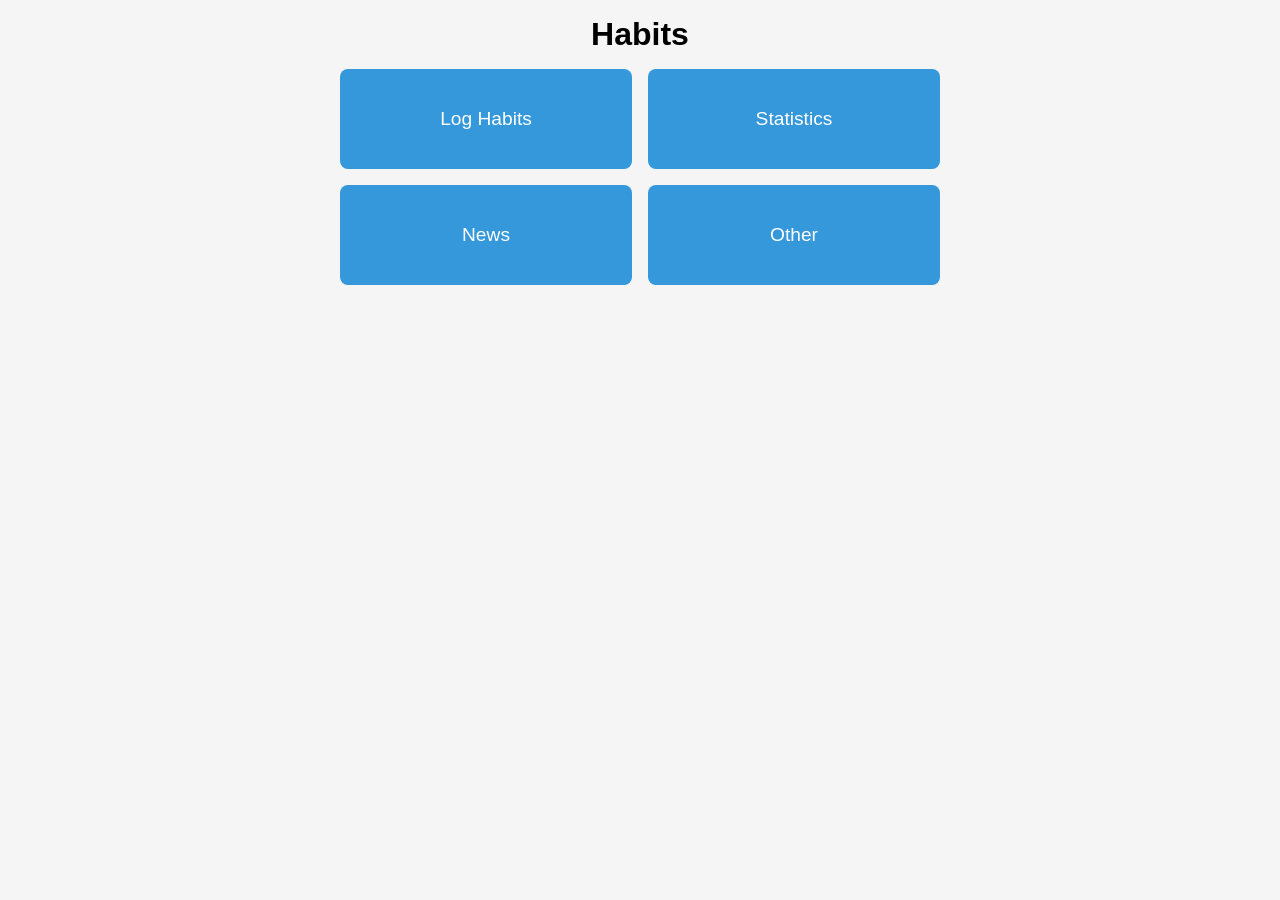
<file: index.html>
<!DOCTYPE html>
<html lang="en">
<head>
  <meta charset="UTF-8" />
  <meta name="viewport" content="width=device-width, initial-scale=1.0" />
  <title>Habits</title>
  <link rel="stylesheet" href="style.css" />
</head>
<body>

  <!-- Page Heading -->
  <h1>Habits</h1>
  
  <!-- Tiles in a 2x2 Grid -->
  <div class="tile-container">
    <!-- Log Habits Tile -->
    <a class="tile" href="log_habits.html">
      Log Habits
    </a>
    <!-- Statistics Tile -->
    <a class="tile" href="statistics.html">
      Statistics
    </a>
    <!-- News Tile -->
    <a class="tile" href="news.html">
      News
    </a>
    <!-- Other Tile -->
    <a class="tile" href="other.html">
      Other
    </a>
  </div>

</body>
</html>
</file>
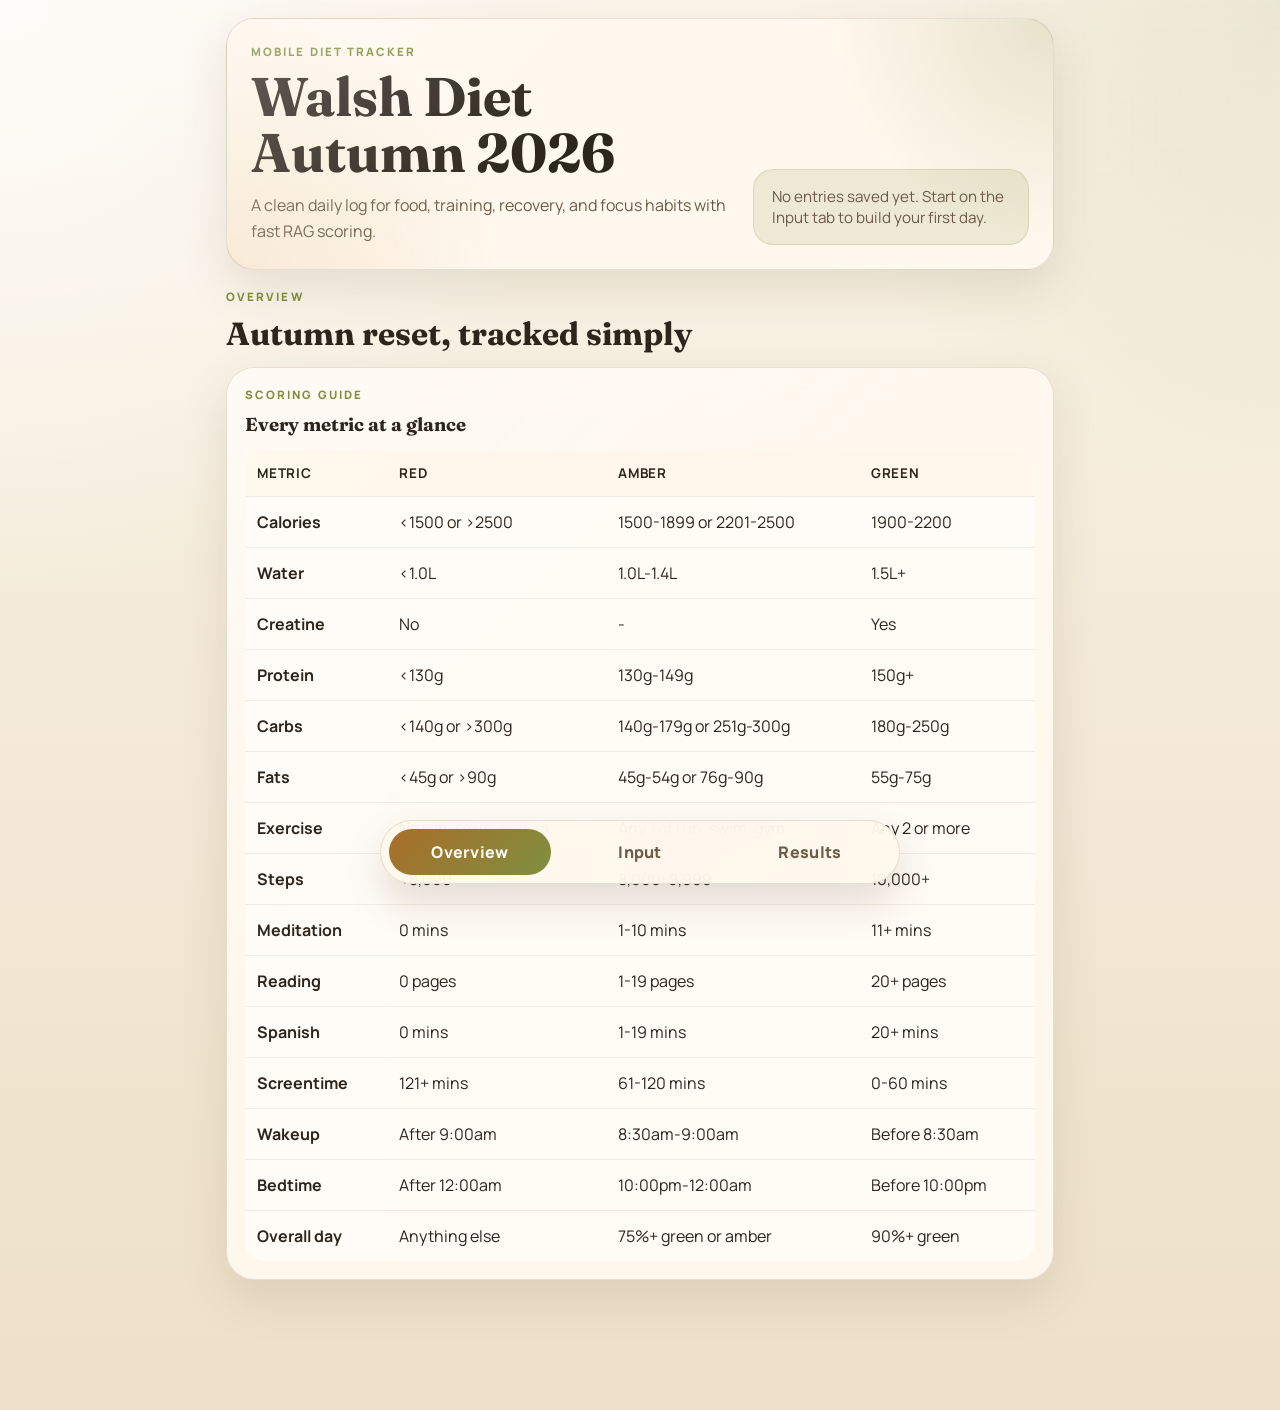
<file: docs/index.html>
<!DOCTYPE html>
<html lang="en">
<head>
  <meta charset="UTF-8" />
  <meta name="viewport" content="width=device-width, initial-scale=1.0" />
  <meta name="theme-color" content="#f4ead8" />
  <title>Walsh Diet Autumn 2026</title>
  <link rel="preconnect" href="https://fonts.googleapis.com" />
  <link rel="preconnect" href="https://fonts.gstatic.com" crossorigin />
  <link href="https://fonts.googleapis.com/css2?family=Fraunces:opsz,wght@9..144,600;9..144,700&family=Manrope:wght@400;500;600;700;800&display=swap" rel="stylesheet" />
  <link rel="stylesheet" href="style.css" />
</head>
<body>
  <div class="app-shell">
    <header class="hero-card">
      <div class="hero-card__copy">
        <p class="eyebrow">Mobile Diet Tracker</p>
        <h1>Walsh Diet Autumn 2026</h1>
        <p class="hero-card__text">
          A clean daily log for food, training, recovery, and focus habits with fast RAG scoring.
        </p>
      </div>
      <div class="hero-card__summary" id="heroSummary">
        No entries saved yet. Start on the Input tab to build your first day.
      </div>
    </header>

    <main class="screen-stack">
      <section class="screen screen--active" data-screen="overview" aria-labelledby="overviewHeading">
        <div class="section-heading">
          <p class="eyebrow">Overview</p>
          <h2 id="overviewHeading">Autumn reset, tracked simply</h2>
        </div>

        <article class="panel">
          <div class="panel__header">
            <div>
              <p class="eyebrow">Scoring Guide</p>
              <h3>Every metric at a glance</h3>
            </div>
          </div>
          <div class="table-scroll">
            <table class="score-table">
              <thead>
                <tr>
                  <th>Metric</th>
                  <th class="score-table__red">Red</th>
                  <th class="score-table__amber">Amber</th>
                  <th class="score-table__green">Green</th>
                </tr>
              </thead>
              <tbody>
                <tr><th>Calories</th><td>&lt;1500 or &gt;2500</td><td>1500-1899 or 2201-2500</td><td>1900-2200</td></tr>
                <tr><th>Water</th><td>&lt;1.0L</td><td>1.0L-1.4L</td><td>1.5L+</td></tr>
                <tr><th>Creatine</th><td>No</td><td>-</td><td>Yes</td></tr>
                <tr><th>Protein</th><td>&lt;130g</td><td>130g-149g</td><td>150g+</td></tr>
                <tr><th>Carbs</th><td>&lt;140g or &gt;300g</td><td>140g-179g or 251g-300g</td><td>180g-250g</td></tr>
                <tr><th>Fats</th><td>&lt;45g or &gt;90g</td><td>45g-54g or 76g-90g</td><td>55g-75g</td></tr>
                <tr><th>Exercise</th><td>No run, swim, or gym</td><td>Any 1 of run, swim, gym</td><td>Any 2 or more</td></tr>
                <tr><th>Steps</th><td>&lt;8,000</td><td>8,000-9,999</td><td>10,000+</td></tr>
                <tr><th>Meditation</th><td>0 mins</td><td>1-10 mins</td><td>11+ mins</td></tr>
                <tr><th>Reading</th><td>0 pages</td><td>1-19 pages</td><td>20+ pages</td></tr>
                <tr><th>Spanish</th><td>0 mins</td><td>1-19 mins</td><td>20+ mins</td></tr>
                <tr><th>Screentime</th><td>121+ mins</td><td>61-120 mins</td><td>0-60 mins</td></tr>
                <tr><th>Wakeup</th><td>After 9:00am</td><td>8:30am-9:00am</td><td>Before 8:30am</td></tr>
                <tr><th>Bedtime</th><td>After 12:00am</td><td>10:00pm-12:00am</td><td>Before 10:00pm</td></tr>
                <tr><th>Overall day</th><td>Anything else</td><td>75%+ green or amber</td><td>90%+ green</td></tr>
              </tbody>
            </table>
          </div>
        </article>
      </section>

      <section class="screen" data-screen="input" aria-labelledby="inputHeading">
        <div class="section-heading">
          <p class="eyebrow">Input</p>
          <h2 id="inputHeading">Log one day at a time</h2>
          <p>Selecting a saved date loads that entry instantly so you can edit it.</p>
        </div>

        <section class="status-panel">
          <div class="status-panel__top">
            <div>
              <p class="eyebrow" id="entryMode">New Day</p>
              <h3 id="overallStatusTitle">Overall status pending</h3>
              <p id="overallStatusText">Complete the daily fields to score the day.</p>
            </div>
            <span class="status-pill status-pill--neutral" id="overallStatusBadge">Pending</span>
          </div>
          <div class="progress-track" aria-hidden="true">
            <span id="completionFill"></span>
          </div>
          <div class="status-panel__meta">
            <span id="completionText">0 of 14 metrics complete</span>
            <span id="statusBreakdown">0 green . 0 amber . 0 red</span>
          </div>
        </section>

        <form id="entryForm" class="entry-form">
          <article class="panel">
            <div class="panel__header">
              <div>
                <p class="eyebrow">Daily Log</p>
                <h3>Fill the scorecard for one day</h3>
              </div>
            </div>
            <div class="field-grid field-grid--three">
              <label class="field-card">
                <span class="field-card__title">Date</span>
                <input id="date" name="date" type="date" required />
                <span class="field-card__hint">One saved entry per date.</span>
              </label>

              <label class="field-card">
                <span class="field-card__header">
                  <span class="field-card__title">Wakeup</span>
                  <span class="status-pill status-pill--neutral" data-badge-for="wakeTime">Pending</span>
                </span>
                <select id="wakeTime" name="wakeTime" required></select>
                <span class="field-card__hint">5-minute increments, green before 8:30am.</span>
              </label>

              <label class="field-card">
                <span class="field-card__header">
                  <span class="field-card__title">Bedtime</span>
                  <span class="status-pill status-pill--neutral" data-badge-for="bedTime">Pending</span>
                </span>
                <select id="bedTime" name="bedTime" required></select>
                <span class="field-card__hint">5-minute increments, green before 10:00pm.</span>
              </label>

              <label class="field-card">
                <span class="field-card__header">
                  <span class="field-card__title">Calories</span>
                  <span class="status-pill status-pill--neutral" data-badge-for="calories">Pending</span>
                </span>
                <input id="calories" name="calories" type="number" min="1000" max="5000" step="1" required />
                <span class="field-card__hint">Whole numbers between 1,000 and 5,000.</span>
              </label>

              <label class="field-card">
                <span class="field-card__header">
                  <span class="field-card__title">Water</span>
                  <span class="status-pill status-pill--neutral" data-badge-for="water">Pending</span>
                </span>
                <input id="water" name="water" type="number" min="0" max="5" step="0.1" required />
                <span class="field-card__hint">To 1 decimal place, up to 5L.</span>
              </label>

              <label class="field-card">
                <span class="field-card__header">
                  <span class="field-card__title">Creatine</span>
                  <span class="status-pill status-pill--neutral" data-badge-for="creatine">Pending</span>
                </span>
                <select id="creatine" name="creatine" required>
                  <option value="">Select</option>
                  <option value="Y">Y</option>
                  <option value="N">N</option>
                </select>
                <span class="field-card__hint">Green if yes, red if no.</span>
              </label>

              <label class="field-card">
                <span class="field-card__header">
                  <span class="field-card__title">Protein</span>
                  <span class="status-pill status-pill--neutral" data-badge-for="protein">Pending</span>
                </span>
                <input id="protein" name="protein" type="number" min="0" max="400" step="1" required />
                <span class="field-card__hint">Green at 150g or above.</span>
              </label>

              <label class="field-card">
                <span class="field-card__header">
                  <span class="field-card__title">Carbs</span>
                  <span class="status-pill status-pill--neutral" data-badge-for="carbs">Pending</span>
                </span>
                <input id="carbs" name="carbs" type="number" min="0" max="500" step="1" required />
                <span class="field-card__hint">Green between 180g and 250g.</span>
              </label>

              <label class="field-card">
                <span class="field-card__header">
                  <span class="field-card__title">Fats</span>
                  <span class="status-pill status-pill--neutral" data-badge-for="fats">Pending</span>
                </span>
                <input id="fats" name="fats" type="number" min="0" max="200" step="1" required />
                <span class="field-card__hint">Green between 55g and 75g.</span>
              </label>

              <label class="field-card">
                <span class="field-card__header">
                  <span class="field-card__title">Run</span>
                  <span class="status-pill status-pill--neutral" data-badge-for="exercise">Pending</span>
                </span>
                <input id="runKm" name="runKm" type="number" min="0" max="50" step="0.1" required />
                <span class="field-card__hint">Distance in km, 0.0 if none.</span>
              </label>

              <label class="field-card">
                <span class="field-card__header">
                  <span class="field-card__title">Swim</span>
                  <span class="status-pill status-pill--neutral" data-badge-for="exercise">Pending</span>
                </span>
                <input id="swimKm" name="swimKm" type="number" min="0" max="10" step="0.1" required />
                <span class="field-card__hint">Distance in km, 0.0 if none.</span>
              </label>

              <label class="field-card">
                <span class="field-card__header">
                  <span class="field-card__title">Gym</span>
                  <span class="status-pill status-pill--neutral" data-badge-for="exercise">Pending</span>
                </span>
                <select id="gym" name="gym">
                  <option value="None">None</option>
                  <option value="A">A</option>
                  <option value="B">B</option>
                  <option value="C">C</option>
                  <option value="D">D</option>
                  <option value="E">E</option>
                  <option value="Other">Other</option>
                </select>
                <span class="field-card__hint">Exercise status uses run, swim, and gym together.</span>
              </label>

              <label class="field-card">
                <span class="field-card__header">
                  <span class="field-card__title">Steps</span>
                  <span class="status-pill status-pill--neutral" data-badge-for="steps">Pending</span>
                </span>
                <input id="steps" name="steps" type="number" min="0" max="30000" step="1" required />
                <span class="field-card__hint">Green from 10,000 steps.</span>
              </label>

              <label class="field-card">
                <span class="field-card__header">
                  <span class="field-card__title">Meditation</span>
                  <span class="status-pill status-pill--neutral" data-badge-for="meditation">Pending</span>
                </span>
                <input id="meditation" name="meditation" type="number" min="0" max="300" step="1" required />
                <span class="field-card__hint">Red at 0, amber 1-10, green above 10.</span>
              </label>

              <div class="field-card field-card--ghost" aria-hidden="true"></div>

              <label class="field-card">
                <span class="field-card__header">
                  <span class="field-card__title">Reading</span>
                  <span class="status-pill status-pill--neutral" data-badge-for="reading">Pending</span>
                </span>
                <input id="reading" name="reading" type="number" min="0" max="500" step="1" required />
                <span class="field-card__hint">Green at 20 pages or more.</span>
              </label>

              <label class="field-card">
                <span class="field-card__header">
                  <span class="field-card__title">Spanish</span>
                  <span class="status-pill status-pill--neutral" data-badge-for="spanish">Pending</span>
                </span>
                <input id="spanish" name="spanish" type="number" min="0" max="300" step="1" required />
                <span class="field-card__hint">Green at 20 minutes or more.</span>
              </label>

              <label class="field-card">
                <span class="field-card__header">
                  <span class="field-card__title">Screentime</span>
                  <span class="status-pill status-pill--neutral" data-badge-for="screenTime">Pending</span>
                </span>
                <input id="screenTime" name="screenTime" type="number" min="0" max="500" step="1" required />
                <span class="field-card__hint">Green at 60 minutes or less.</span>
              </label>
            </div>
          </article>

          <div class="form-actions">
            <button type="submit" class="button button--primary" id="saveButton">Save entry</button>
            <button type="button" class="button button--secondary" id="resetButton">Clear current form</button>
          </div>
        </form>

        <section class="panel">
          <div class="panel__header panel__header--split">
            <div>
              <p class="eyebrow">Saved days</p>
              <h3>Recent entries</h3>
            </div>
            <span class="panel__subtle">Tap edit to load a date back into the form.</span>
          </div>
          <div id="entryList" class="entry-list"></div>
        </section>
      </section>

      <section class="screen" data-screen="results" aria-labelledby="resultsHeading">
        <div class="section-heading">
          <p class="eyebrow">Results</p>
          <h2 id="resultsHeading">Totals and consistency</h2>
          <p>Scores update from local browser data every time you save or edit a day.</p>
        </div>

        <section class="totals-grid" id="totalsGrid"></section>

        <section class="panel panel--results-summary">
          <div class="panel__header panel__header--split">
            <div>
              <p class="eyebrow">Storage</p>
              <h3>Backup and Excel handoff</h3>
            </div>
            <span class="panel__subtle">Local-first and free.</span>
          </div>
          <p class="results-copy">
            Data is stored in this browser on this device. Refreshing the page keeps it here, but another browser or
            device will not see it unless you export and import your data. CSV is best for Excel; JSON is best for a
            full backup.
          </p>
          <div class="button-row">
            <button type="button" class="button button--secondary" id="exportCsvButton">Export CSV</button>
            <button type="button" class="button button--secondary" id="exportJsonButton">Export JSON</button>
            <button type="button" class="button button--secondary" id="importButton">Import CSV / JSON</button>
            <input id="importFile" type="file" accept=".csv,.json,application/json,text/csv" hidden />
          </div>
        </section>

        <section class="panel">
          <div class="panel__header">
            <div>
              <p class="eyebrow">Consistency</p>
              <h3>Last 28 days</h3>
            </div>
          </div>
          <div class="heatmap-labels">
            <span>Mon</span>
            <span>Tue</span>
            <span>Wed</span>
            <span>Thu</span>
            <span>Fri</span>
            <span>Sat</span>
            <span>Sun</span>
          </div>
          <div id="consistencyHeatmap" class="heatmap"></div>
        </section>
      </section>
    </main>

    <nav class="tab-bar" aria-label="Primary navigation">
      <button type="button" class="tab-button tab-button--active" data-target="overview">Overview</button>
      <button type="button" class="tab-button" data-target="input">Input</button>
      <button type="button" class="tab-button" data-target="results">Results</button>
    </nav>
  </div>

  <div class="toast" id="toast" aria-live="polite"></div>

  <noscript>
    <div class="noscript-banner">This tracker needs JavaScript enabled to save entries and load your results.</div>
  </noscript>

  <script src="script.js"></script>
</body>
</html>
</file>
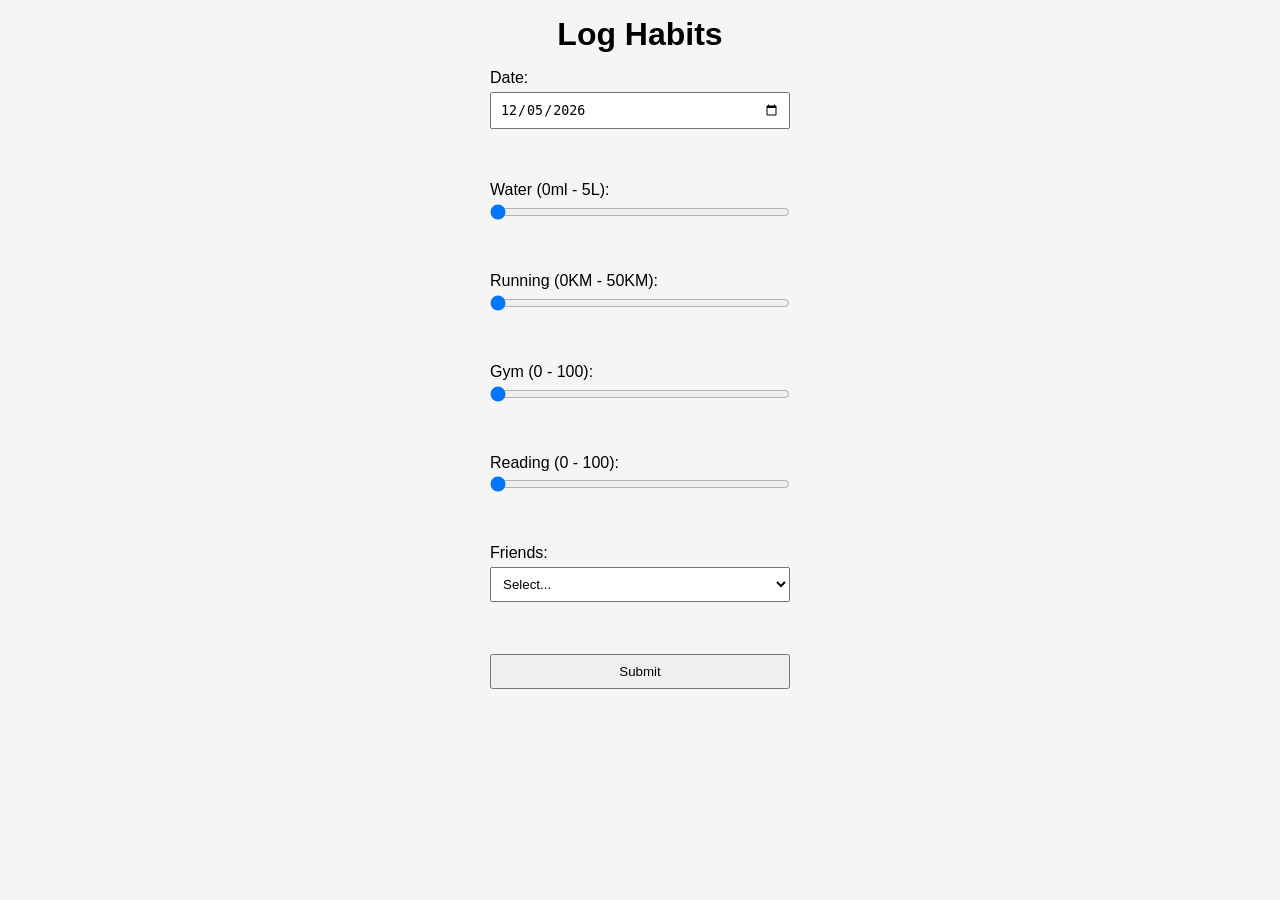
<file: log_habits.html>
<!DOCTYPE html>
<html lang="en">
<head>
  <meta charset="UTF-8" />
  <meta name="viewport" content="width=device-width, initial-scale=1.0" />
  <title>Log Habits</title>
  <link rel="stylesheet" href="style.css" />
</head>
<body>
  <h1>Log Habits</h1>

  <form id="habitForm"><!-- Changed form to have an id for JS -->
    <!-- Date Field -->
    <label for="dateField">Date:</label>
    <input type="date" id="dateField" name="date" />
    <br /><br />

    <!-- Water Slider (0ml - 5L) -->
    <label for="waterSlider">Water (0ml - 5L):</label>
    <input type="range" id="waterSlider" name="water" min="0" max="5000" value="0" />
    <br /><br />

    <!-- Running Slider (0KM - 50KM) -->
    <label for="runningRange">Running (0KM - 50KM):</label>
    <input type="range" id="runningRange" name="running" min="0" max="50" value="0" />
    <br /><br />

    <!-- Gym Slider (0 - 100) -->
    <label for="gymSlider">Gym (0 - 100):</label>
    <input type="range" id="gymSlider" name="gym" min="0" max="100" value="0" />
    <br /><br />

    <!-- Reading Slider (0 - 100) -->
    <label for="readingSlider">Reading (0 - 100):</label>
    <input type="range" id="readingSlider" name="reading" min="0" max="100" value="0" />
    <br /><br />

    <!-- Friends Dropdown -->
    <label for="friendsDropdown">Friends:</label>
    <select id="friendsDropdown" name="friends">
      <!-- Values to be provided later -->
      <option value="">Select...</option>
    </select>
    <br /><br />

    <!-- Submit Button -->
    <button type="submit">Submit</button>
  </form>

  <!-- Link to the external JS file -->
  <script src="script.js"></script>
</body>
</html>
</file>
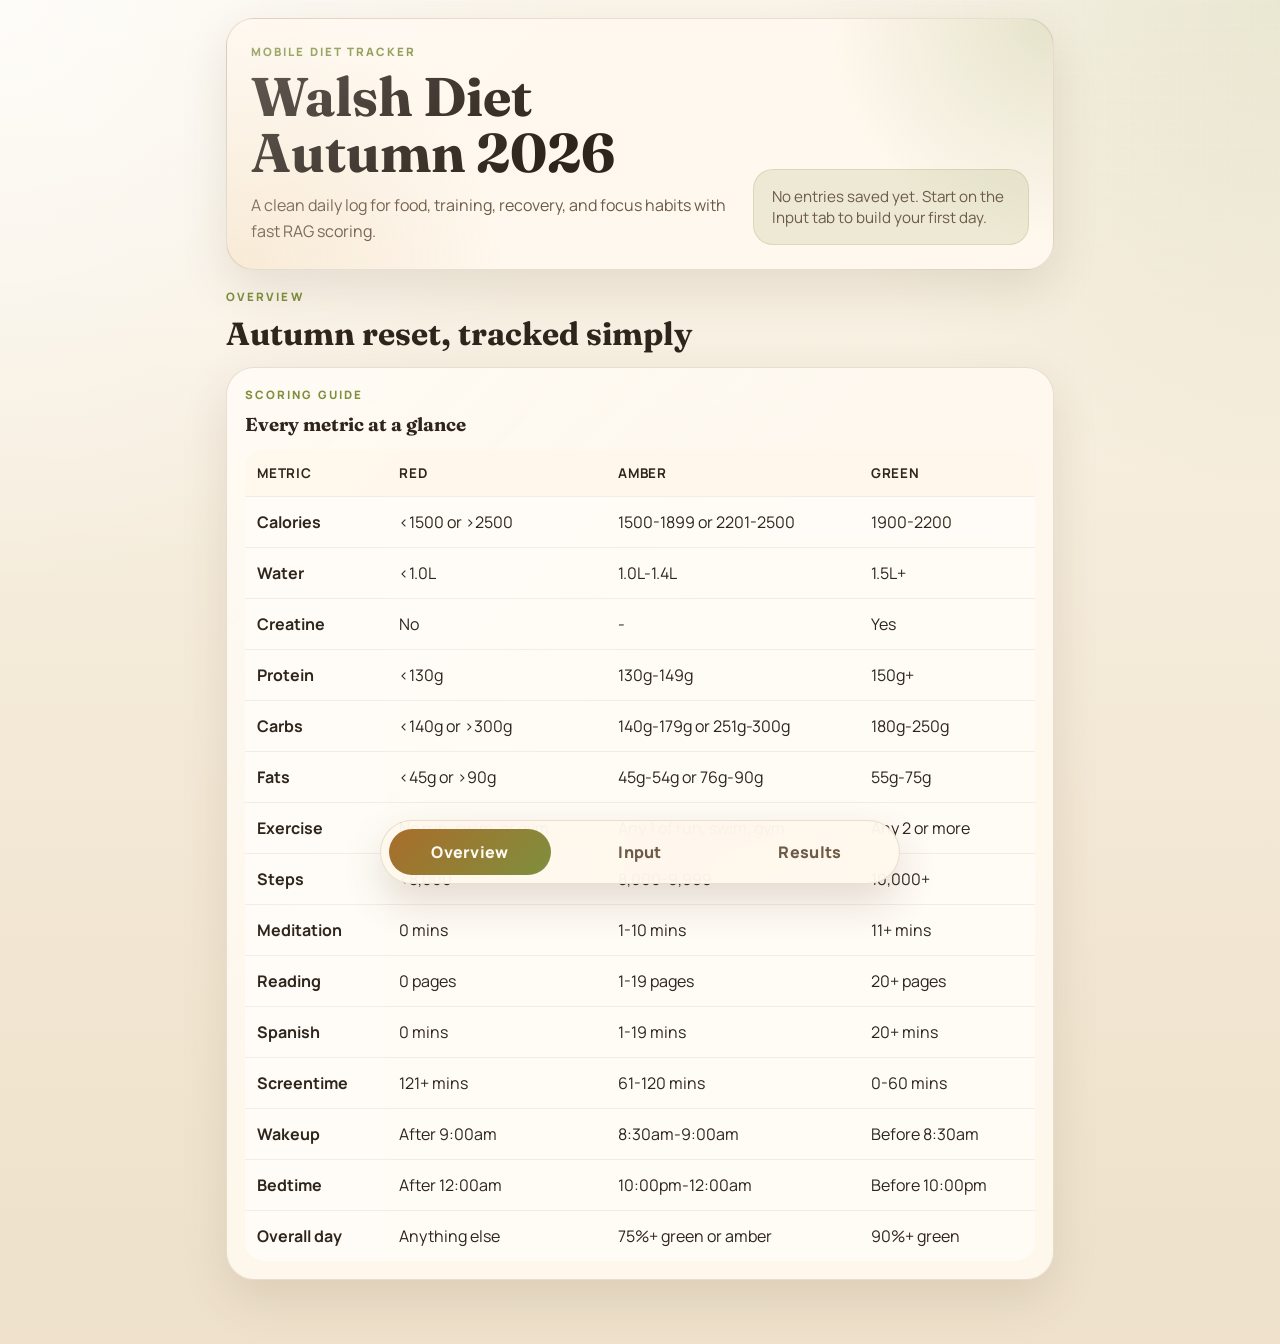
<file: docs/log_habits.html>
<!DOCTYPE html>
<html lang="en">
<head>
  <meta charset="UTF-8" />
  <meta http-equiv="refresh" content="0; url=./index.html" />
  <meta name="viewport" content="width=device-width, initial-scale=1.0" />
  <title>Redirecting...</title>
</head>
<body>
  <p>Redirecting to Walsh Diet Autumn 2026...</p>
</body>
</html>
</file>
<file: style.css>
/* General resets */
* {
  margin: 0;
  padding: 0;
  box-sizing: border-box;
}

body {
  font-family: sans-serif;
  padding: 1rem;
  background-color: #f5f5f5;
}

/* Page heading */
h1 {
  text-align: center;
  margin-bottom: 1rem;
}

/* Container for the tiles on the home page */
.tile-container {
  display: grid;
  grid-template-columns: 1fr 1fr; /* 2 columns */
  grid-gap: 1rem;
  max-width: 600px;
  margin: 0 auto;
}

/* Tile styling */
.tile {
  display: flex;
  align-items: center;
  justify-content: center;
  text-decoration: none;
  color: #fff;
  background-color: #3498db;
  height: 100px;
  font-size: 1.2rem;
  border-radius: 8px;
}

/* Form styling */
form {
  display: flex;
  flex-direction: column;
  max-width: 300px;
  margin: 0 auto;
}

label {
  margin-bottom: 0.3rem;
}

input[type="date"],
select,
button {
  margin-bottom: 1rem;
  padding: 0.5rem;
}

input[type="range"] {
  width: 100%;
  margin-bottom: 1rem;
}

/* Mobile responsiveness */
@media (max-width: 600px) {
  .tile-container {
    grid-template-columns: 1fr 1fr; /* Remain 2 columns but scale down on smaller screens */
  }
  .tile {
    height: 80px;
    font-size: 1rem;
  }
}
</file>
<file: docs/style.css>
:root {
  --surface: rgba(255, 250, 241, 0.88);
  --surface-strong: #fff8ee;
  --ink: #2e251c;
  --ink-soft: #6d5b48;
  --line: rgba(90, 67, 43, 0.14);
  --shadow: 0 18px 48px rgba(83, 54, 22, 0.12);
  --green: #2f7a52;
  --green-soft: rgba(47, 122, 82, 0.14);
  --amber: #c6811f;
  --amber-soft: rgba(198, 129, 31, 0.16);
  --red: #b4533f;
  --red-soft: rgba(180, 83, 63, 0.15);
  --neutral: #806b56;
  --neutral-soft: rgba(128, 107, 86, 0.12);
  --accent: #7f8f3e;
  --accent-soft: rgba(127, 143, 62, 0.14);
  --radius-lg: 28px;
  --radius-md: 20px;
}

* {
  box-sizing: border-box;
}

html {
  scroll-behavior: smooth;
}

body {
  margin: 0;
  min-height: 100vh;
  font-family: "Manrope", "Segoe UI", sans-serif;
  color: var(--ink);
  background:
    radial-gradient(circle at top left, rgba(255, 255, 255, 0.7), transparent 32%),
    radial-gradient(circle at top right, rgba(127, 143, 62, 0.14), transparent 26%),
    linear-gradient(180deg, #fbf5ea 0%, #f4ead8 48%, #eee0c9 100%);
}

body::before {
  content: "";
  position: fixed;
  inset: 0;
  pointer-events: none;
  background-image:
    linear-gradient(rgba(255, 255, 255, 0.14) 1px, transparent 1px),
    linear-gradient(90deg, rgba(255, 255, 255, 0.12) 1px, transparent 1px);
  background-size: 24px 24px;
  mask-image: linear-gradient(180deg, rgba(0, 0, 0, 0.65), transparent 85%);
}

.app-shell {
  position: relative;
  z-index: 1;
  max-width: 860px;
  margin: 0 auto;
  padding: 18px 16px calc(116px + env(safe-area-inset-bottom));
}

.hero-card,
.panel,
.status-panel {
  position: relative;
  overflow: hidden;
  border: 1px solid var(--line);
  border-radius: var(--radius-lg);
  background: var(--surface);
  backdrop-filter: blur(20px);
  box-shadow: var(--shadow);
}

.hero-card::after,
.panel::after,
.status-panel::after {
  content: "";
  position: absolute;
  inset: 0;
  background: linear-gradient(135deg, rgba(255, 255, 255, 0.28), transparent 42%);
  pointer-events: none;
}

.hero-card {
  display: grid;
  gap: 18px;
  padding: 24px;
  background:
    radial-gradient(circle at top right, rgba(127, 143, 62, 0.2), transparent 26%),
    radial-gradient(circle at bottom left, rgba(198, 129, 31, 0.14), transparent 32%),
    var(--surface-strong);
}

.hero-card__summary {
  padding: 16px 18px;
  border-radius: var(--radius-md);
  border: 1px solid rgba(127, 143, 62, 0.18);
  background: var(--accent-soft);
  color: var(--ink-soft);
  font-size: 0.95rem;
}

.eyebrow {
  margin: 0 0 8px;
  font-size: 0.72rem;
  font-weight: 800;
  letter-spacing: 0.18em;
  text-transform: uppercase;
  color: var(--accent);
}

h1,
h2,
h3,
strong {
  font-family: "Fraunces", Georgia, serif;
}

h1 {
  margin: 0;
  font-size: clamp(2.1rem, 6vw, 3.4rem);
  line-height: 1.03;
}

h2,
h3 {
  margin: 0;
}

p {
  margin: 0;
  color: var(--ink-soft);
  line-height: 1.6;
}

.hero-card__text {
  margin-top: 12px;
  max-width: 36rem;
}

.screen-stack {
  margin-top: 18px;
}

.screen {
  display: none;
  animation: screen-in 220ms ease;
}

.screen--active {
  display: block;
}

@keyframes screen-in {
  from {
    opacity: 0;
    transform: translateY(10px);
  }

  to {
    opacity: 1;
    transform: translateY(0);
  }
}

.section-heading {
  margin-bottom: 14px;
}

.section-heading h2 {
  margin-bottom: 8px;
  font-size: clamp(1.55rem, 4vw, 2rem);
}

.panel-grid,
.chart-grid {
  display: grid;
  gap: 14px;
}

.panel-grid {
  grid-template-columns: repeat(auto-fit, minmax(220px, 1fr));
}

.panel,
.status-panel {
  margin-bottom: 14px;
  padding: 18px;
}

.panel__header,
.status-panel__top,
.panel__header--split {
  position: relative;
  z-index: 1;
  display: flex;
  align-items: flex-start;
  justify-content: space-between;
  gap: 12px;
  margin-bottom: 14px;
}

.panel__subtle {
  color: var(--ink-soft);
  font-size: 0.85rem;
}

.overview-list {
  margin: 0;
  padding-left: 18px;
  color: var(--ink-soft);
}

.overview-list li + li {
  margin-top: 10px;
}

.panel--targets {
  background:
    radial-gradient(circle at top left, rgba(198, 129, 31, 0.1), transparent 24%),
    var(--surface);
}

.target-grid,
.field-grid,
.totals-grid,
.button-row {
  display: grid;
  gap: 12px;
}

.target-grid {
  grid-template-columns: repeat(auto-fit, minmax(180px, 1fr));
}

.field-grid--three,
.totals-grid {
  grid-template-columns: repeat(3, minmax(0, 1fr));
}

.target-card {
  position: relative;
  z-index: 1;
  padding: 16px;
  border-radius: var(--radius-md);
  border: 1px solid var(--line);
  background: rgba(255, 252, 246, 0.7);
}

.target-card span {
  display: block;
  margin-bottom: 8px;
  font-size: 0.78rem;
  font-weight: 800;
  letter-spacing: 0.08em;
  text-transform: uppercase;
  color: var(--accent);
}

.target-card strong {
  display: block;
  margin-bottom: 8px;
  font-size: 1rem;
}

.status-panel {
  padding: 20px;
  background:
    radial-gradient(circle at top right, rgba(127, 143, 62, 0.16), transparent 28%),
    linear-gradient(180deg, rgba(255, 249, 238, 0.96), rgba(249, 242, 230, 0.92));
}

.progress-track {
  height: 10px;
  margin: 16px 0 12px;
  border-radius: 999px;
  background: rgba(128, 107, 86, 0.12);
  overflow: hidden;
}

.progress-track span {
  display: block;
  height: 100%;
  width: 0;
  border-radius: inherit;
  background: linear-gradient(90deg, #b98437 0%, #7f8f3e 100%);
  transition: width 180ms ease;
}

.status-panel__meta {
  display: flex;
  flex-wrap: wrap;
  justify-content: space-between;
  gap: 8px 12px;
  color: var(--ink-soft);
  font-size: 0.92rem;
}

.entry-form {
  display: grid;
}

.field-card {
  position: relative;
  z-index: 1;
  display: flex;
  flex-direction: column;
  gap: 8px;
  padding: 14px;
  border-radius: var(--radius-md);
  border: 1px solid rgba(90, 67, 43, 0.1);
  background: rgba(255, 250, 244, 0.74);
}

.field-card__header {
  display: flex;
  align-items: center;
  justify-content: space-between;
  gap: 10px;
}

.field-card__title {
  font-weight: 700;
  color: var(--ink);
}

.field-card__hint {
  color: var(--ink-soft);
  font-size: 0.82rem;
}

.field-card--ghost {
  border-style: dashed;
  border-color: rgba(90, 67, 43, 0.08);
  background: rgba(255, 250, 244, 0.32);
  pointer-events: none;
}

input,
select,
button,
canvas {
  font: inherit;
}

input,
select {
  width: 100%;
  border: 1px solid rgba(90, 67, 43, 0.14);
  border-radius: 14px;
  padding: 12px 14px;
  color: var(--ink);
  background: rgba(255, 255, 255, 0.9);
  transition: border-color 160ms ease, box-shadow 160ms ease, transform 160ms ease;
}

input {
  appearance: none;
}

select {
  appearance: none;
  cursor: pointer;
  padding-right: 42px;
  background-image:
    linear-gradient(45deg, transparent 50%, rgba(109, 91, 72, 0.9) 50%),
    linear-gradient(135deg, rgba(109, 91, 72, 0.9) 50%, transparent 50%);
  background-position:
    calc(100% - 20px) calc(50% - 2px),
    calc(100% - 14px) calc(50% - 2px);
  background-size: 6px 6px, 6px 6px;
  background-repeat: no-repeat;
}

input:focus,
select:focus,
button:focus {
  outline: none;
  border-color: rgba(127, 143, 62, 0.55);
  box-shadow: 0 0 0 4px rgba(127, 143, 62, 0.14);
}

input:hover,
select:hover {
  transform: translateY(-1px);
}

.status-pill {
  display: inline-flex;
  align-items: center;
  justify-content: center;
  min-height: 32px;
  min-width: 74px;
  padding: 7px 12px;
  border-radius: 999px;
  font-size: 0.78rem;
  font-weight: 800;
  letter-spacing: 0.04em;
  text-transform: uppercase;
  border: 1px solid transparent;
}

.status-pill--green {
  color: var(--green);
  background: var(--green-soft);
  border-color: rgba(47, 122, 82, 0.18);
}

.status-pill--amber {
  color: var(--amber);
  background: var(--amber-soft);
  border-color: rgba(198, 129, 31, 0.18);
}

.status-pill--red {
  color: var(--red);
  background: var(--red-soft);
  border-color: rgba(180, 83, 63, 0.18);
}

.status-pill--neutral {
  color: var(--neutral);
  background: var(--neutral-soft);
  border-color: rgba(128, 107, 86, 0.18);
}

.form-actions,
.button-row {
  position: relative;
  z-index: 1;
  margin-bottom: 14px;
}

.button-row {
  grid-template-columns: repeat(auto-fit, minmax(150px, 1fr));
}

.form-actions {
  display: grid;
  grid-template-columns: repeat(2, minmax(0, 1fr));
  gap: 10px;
}

.button {
  border: 0;
  border-radius: 16px;
  padding: 14px 16px;
  font-weight: 800;
  cursor: pointer;
  transition: transform 160ms ease, box-shadow 160ms ease;
}

.button:hover {
  transform: translateY(-1px);
}

.button--primary {
  color: #fff9f0;
  background: linear-gradient(135deg, #7f8f3e 0%, #53692b 100%);
  box-shadow: 0 12px 24px rgba(83, 105, 43, 0.24);
}

.button--secondary {
  color: var(--ink);
  background: rgba(255, 250, 243, 0.95);
  border: 1px solid rgba(90, 67, 43, 0.12);
}

.entry-list {
  display: grid;
  gap: 10px;
}

.entry-item,
.total-card {
  position: relative;
  z-index: 1;
  border-radius: var(--radius-md);
  border: 1px solid rgba(90, 67, 43, 0.1);
  background: rgba(255, 252, 247, 0.82);
}

.entry-item {
  display: flex;
  align-items: center;
  justify-content: space-between;
  gap: 12px;
  padding: 16px;
}

.entry-item__top,
.entry-item__meta {
  display: flex;
  align-items: center;
  justify-content: space-between;
  gap: 10px;
}

.entry-item__title {
  font-family: "Fraunces", Georgia, serif;
  font-size: 1.05rem;
}

.entry-item__facts {
  color: var(--ink-soft);
  font-size: 0.9rem;
}

.entry-item__edit {
  justify-self: end;
  border: 0;
  padding: 10px 14px;
  border-radius: 999px;
  color: var(--ink);
  background: rgba(127, 143, 62, 0.14);
  font-weight: 800;
  cursor: pointer;
}

.results-copy {
  position: relative;
  z-index: 1;
  margin-bottom: 14px;
}

.totals-grid {
  margin-bottom: 14px;
}

.total-card {
  padding: 16px;
}

.total-card span {
  display: block;
  margin-bottom: 10px;
  font-size: 0.78rem;
  font-weight: 800;
  letter-spacing: 0.08em;
  text-transform: uppercase;
  color: var(--ink-soft);
}

.total-card strong {
  display: block;
  font-size: 1.4rem;
  margin-bottom: 6px;
}

.total-card p + p {
  margin-top: 6px;
}

.table-scroll {
  position: relative;
  z-index: 1;
  overflow-x: auto;
}

.score-table {
  width: 100%;
  border-collapse: collapse;
  min-width: 640px;
  background: rgba(255, 252, 247, 0.82);
  border-radius: var(--radius-md);
  overflow: hidden;
}

.score-table th,
.score-table td {
  padding: 14px 12px;
  border-bottom: 1px solid rgba(90, 67, 43, 0.08);
  text-align: left;
  vertical-align: top;
}

.score-table tbody tr:last-child th,
.score-table tbody tr:last-child td {
  border-bottom: 0;
}

.score-table thead th {
  font-size: 0.84rem;
  letter-spacing: 0.06em;
  text-transform: uppercase;
  color: var(--ink);
  background: rgba(255, 248, 237, 0.95);
}

.score-table tbody th {
  width: 18%;
  color: var(--ink);
  background: rgba(255, 252, 247, 0.92);
}

.score-table__red {
  color: var(--red);
}

.score-table__amber {
  color: var(--amber);
}

.score-table__green {
  color: var(--green);
}

.chart-grid {
  grid-template-columns: repeat(auto-fit, minmax(280px, 1fr));
}

.chart-card canvas {
  position: relative;
  z-index: 1;
  width: 100% !important;
  max-width: 100%;
}

.chart-empty {
  display: none;
  position: relative;
  z-index: 1;
  margin-top: 8px;
  padding: 12px;
  border-radius: 14px;
  background: rgba(128, 107, 86, 0.08);
}

.chart-empty.is-visible {
  display: block;
}

.heatmap {
  display: grid;
  grid-template-columns: repeat(7, minmax(0, 1fr));
  gap: 8px;
  position: relative;
  z-index: 1;
  margin-top: 10px;
}

.heatmap-labels {
  display: grid;
  grid-template-columns: repeat(7, minmax(0, 1fr));
  gap: 8px;
  position: relative;
  z-index: 1;
}

.heatmap-labels span {
  text-align: center;
  font-size: 0.8rem;
  font-weight: 800;
  letter-spacing: 0.04em;
  text-transform: uppercase;
  color: var(--ink-soft);
}

.heatmap-day {
  display: grid;
  gap: 4px;
  justify-items: center;
  padding: 10px 6px;
  border-radius: 16px;
  border: 1px solid rgba(90, 67, 43, 0.08);
  background: rgba(255, 252, 247, 0.78);
}

.heatmap-day--placeholder {
  background: transparent;
  border-color: transparent;
}

.heatmap-day--placeholder .heatmap-day__dot,
.heatmap-day--placeholder .heatmap-day__label {
  visibility: hidden;
}

.heatmap-day__dot {
  width: 18px;
  height: 18px;
  border-radius: 50%;
  background: rgba(128, 107, 86, 0.18);
}

.heatmap-day--green .heatmap-day__dot {
  background: var(--green);
}

.heatmap-day--amber .heatmap-day__dot {
  background: var(--amber);
}

.heatmap-day--red .heatmap-day__dot {
  background: var(--red);
}

.heatmap-day__label {
  color: var(--ink-soft);
  font-size: 0.72rem;
}

.heatmap-day--today {
  border-color: rgba(127, 143, 62, 0.35);
  box-shadow: inset 0 0 0 1px rgba(127, 143, 62, 0.24);
}

.tab-bar {
  position: fixed;
  left: 50%;
  bottom: calc(16px + env(safe-area-inset-bottom));
  transform: translateX(-50%);
  z-index: 10;
  display: grid;
  grid-template-columns: repeat(3, minmax(0, 1fr));
  gap: 8px;
  width: min(92vw, 520px);
  padding: 8px;
  border-radius: 999px;
  border: 1px solid rgba(90, 67, 43, 0.14);
  background: rgba(255, 248, 237, 0.92);
  backdrop-filter: blur(24px);
  box-shadow: 0 18px 40px rgba(83, 54, 22, 0.16);
}

.tab-button {
  border: 0;
  border-radius: 999px;
  padding: 12px 14px;
  color: var(--ink-soft);
  background: transparent;
  font-weight: 800;
  letter-spacing: 0.02em;
  cursor: pointer;
}

.tab-button--active {
  color: #fffaf1;
  background: linear-gradient(135deg, #a96d2a 0%, #7f8f3e 100%);
}

.toast {
  position: fixed;
  left: 50%;
  bottom: calc(96px + env(safe-area-inset-bottom));
  transform: translate(-50%, 24px);
  z-index: 12;
  max-width: calc(100vw - 32px);
  padding: 12px 16px;
  border-radius: 16px;
  color: #fffaf2;
  background: rgba(46, 37, 28, 0.92);
  box-shadow: 0 18px 36px rgba(46, 37, 28, 0.24);
  opacity: 0;
  pointer-events: none;
  transition: opacity 180ms ease, transform 180ms ease;
}

.toast.is-visible {
  opacity: 1;
  transform: translate(-50%, 0);
}

.empty-state {
  padding: 14px;
  border-radius: 16px;
  color: var(--ink-soft);
  background: rgba(128, 107, 86, 0.08);
}

.noscript-banner {
  margin: 16px;
  padding: 14px 16px;
  border-radius: 18px;
  color: #fffaf2;
  background: rgba(46, 37, 28, 0.92);
}

@media (min-width: 700px) {
  .hero-card {
    grid-template-columns: minmax(0, 1.4fr) minmax(220px, 0.8fr);
    align-items: end;
  }
}

@media (max-width: 699px) {
  .app-shell {
    padding-left: 14px;
    padding-right: 14px;
  }
}

@media (max-width: 560px) {
  .field-grid,
  .chart-grid,
  .totals-grid,
  .target-grid,
  .button-row {
    grid-template-columns: 1fr;
  }

  .field-card--ghost {
    display: none;
  }

  .form-actions {
    grid-template-columns: 1fr;
  }

  .status-panel__top,
  .status-panel__meta,
  .entry-item__top,
  .entry-item__meta,
  .panel__header--split {
    flex-direction: column;
    align-items: flex-start;
  }

  .entry-item__edit {
    justify-self: stretch;
    width: 100%;
  }

  .score-table {
    min-width: 560px;
  }
}
</file>
